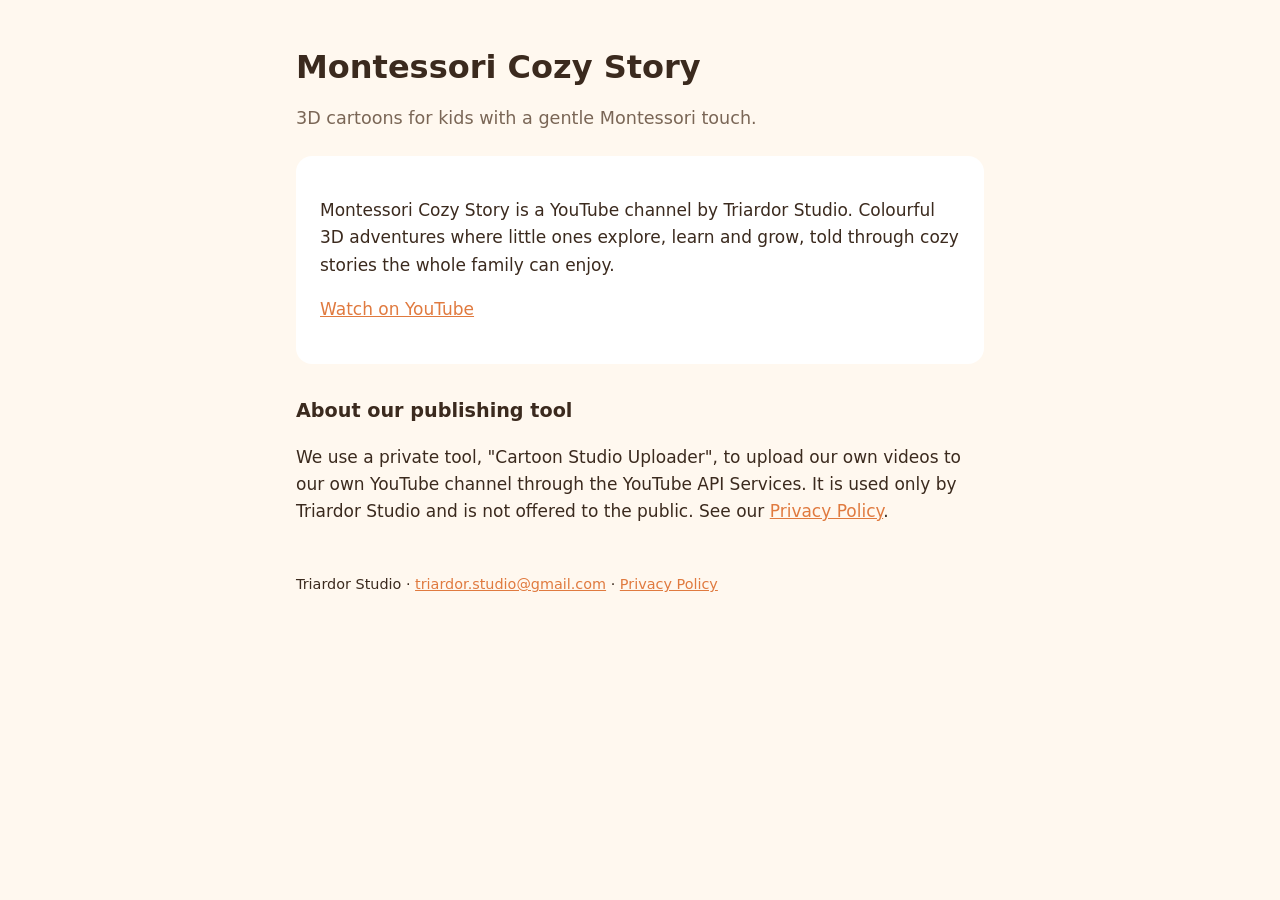
<file: index.html>
<!doctype html>
<html lang="en">
<head>
<meta charset="utf-8">
<meta name="viewport" content="width=device-width,initial-scale=1">
<title>Montessori Cozy Story</title>
<meta name="description" content="3D cartoons for kids with a gentle Montessori touch, by Triardor Studio.">
<link rel="stylesheet" href="style.css">
</head>
<body>
<main>
<h1>Montessori Cozy Story</h1>
<p class="lead">3D cartoons for kids with a gentle Montessori touch.</p>
<div class="card">
<p>Montessori Cozy Story is a YouTube channel by Triardor Studio. Colourful 3D adventures where little ones explore, learn and grow, told through cozy stories the whole family can enjoy.</p>
<p><a href="https://www.youtube.com/channel/UCAIbNZ53z0wIgzyLx2VULvQ">Watch on YouTube</a></p>
</div>
<h2>About our publishing tool</h2>
<p>We use a private tool, "Cartoon Studio Uploader", to upload our own videos to our own YouTube channel through the YouTube API Services. It is used only by Triardor Studio and is not offered to the public. See our <a href="privacy.html">Privacy Policy</a>.</p>
<footer>
<p>Triardor Studio · <a href="mailto:triardor.studio@gmail.com">triardor.studio@gmail.com</a> · <a href="privacy.html">Privacy Policy</a></p>
</footer>
</main>
</body>
</html>
</file>
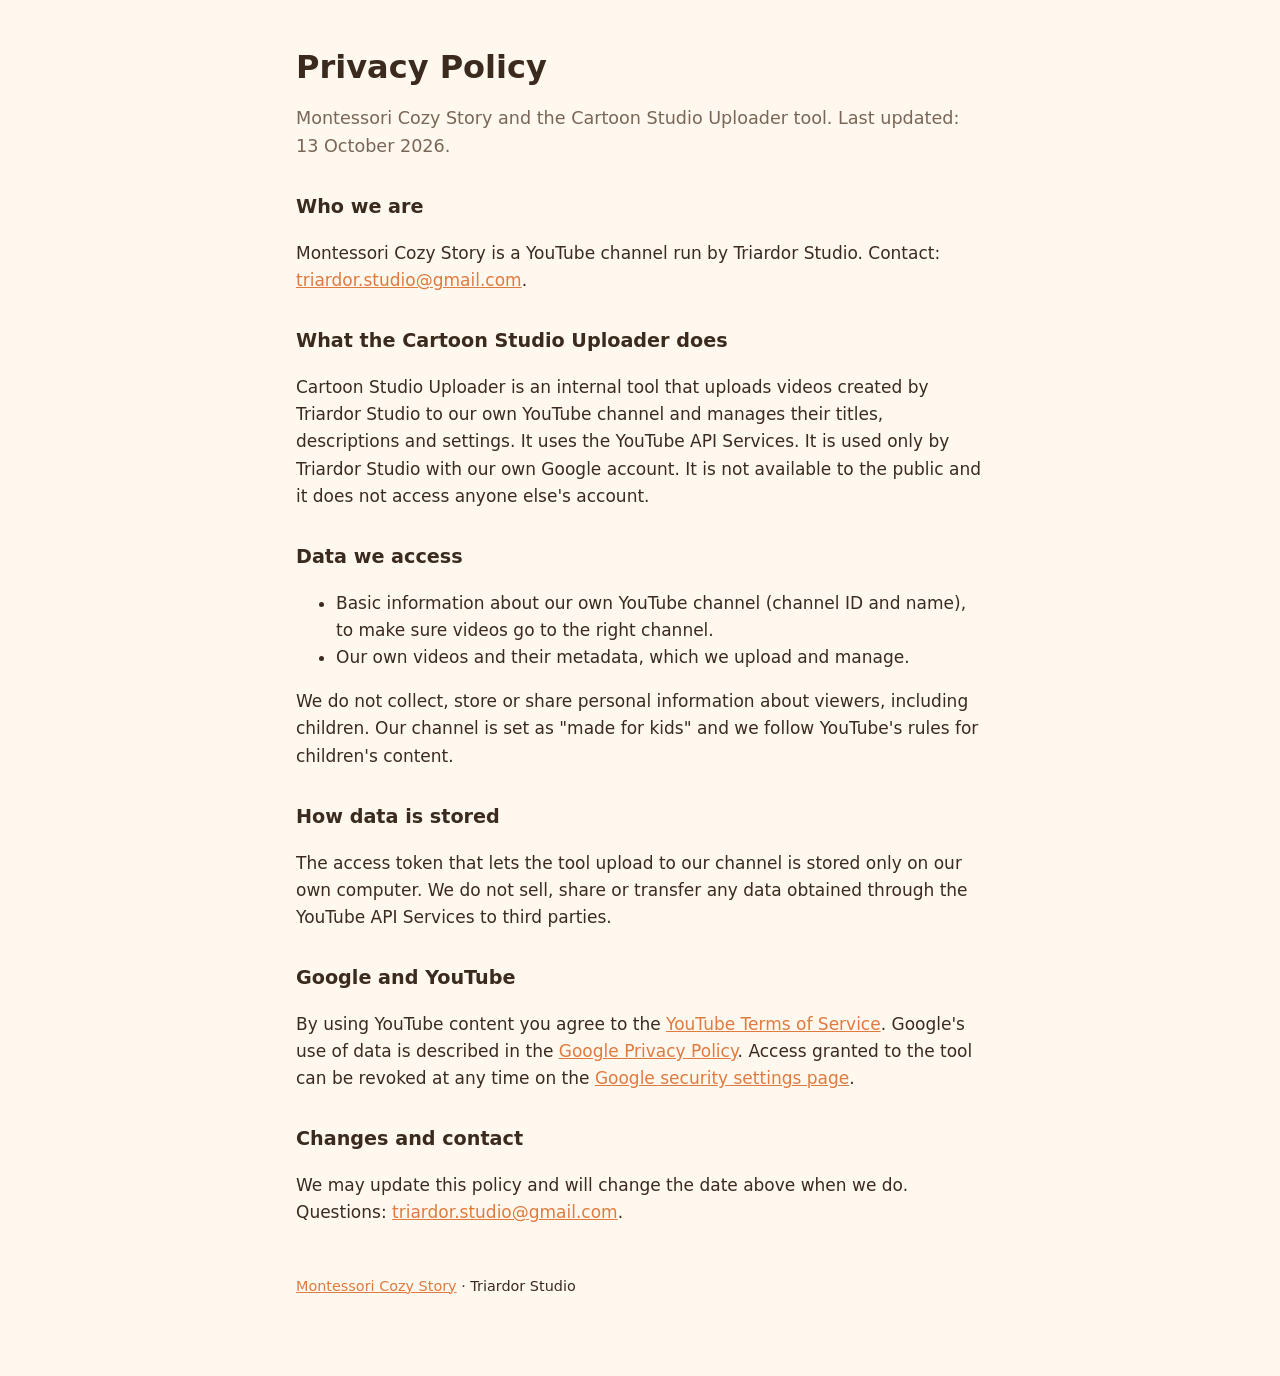
<file: privacy.html>
<!doctype html>
<html lang="en">
<head>
<meta charset="utf-8">
<meta name="viewport" content="width=device-width,initial-scale=1">
<title>Privacy Policy – Montessori Cozy Story</title>
<link rel="stylesheet" href="style.css">
</head>
<body>
<main>
<h1>Privacy Policy</h1>
<p class="lead">Montessori Cozy Story and the Cartoon Studio Uploader tool. Last updated: 13 October 2026.</p>

<h2>Who we are</h2>
<p>Montessori Cozy Story is a YouTube channel run by Triardor Studio. Contact: <a href="mailto:triardor.studio@gmail.com">triardor.studio@gmail.com</a>.</p>

<h2>What the Cartoon Studio Uploader does</h2>
<p>Cartoon Studio Uploader is an internal tool that uploads videos created by Triardor Studio to our own YouTube channel and manages their titles, descriptions and settings. It uses the YouTube API Services. It is used only by Triardor Studio with our own Google account. It is not available to the public and it does not access anyone else's account.</p>

<h2>Data we access</h2>
<ul>
<li>Basic information about our own YouTube channel (channel ID and name), to make sure videos go to the right channel.</li>
<li>Our own videos and their metadata, which we upload and manage.</li>
</ul>
<p>We do not collect, store or share personal information about viewers, including children. Our channel is set as "made for kids" and we follow YouTube's rules for children's content.</p>

<h2>How data is stored</h2>
<p>The access token that lets the tool upload to our channel is stored only on our own computer. We do not sell, share or transfer any data obtained through the YouTube API Services to third parties.</p>

<h2>Google and YouTube</h2>
<p>By using YouTube content you agree to the <a href="https://www.youtube.com/t/terms">YouTube Terms of Service</a>. Google's use of data is described in the <a href="https://policies.google.com/privacy">Google Privacy Policy</a>. Access granted to the tool can be revoked at any time on the <a href="https://myaccount.google.com/connections">Google security settings page</a>.</p>

<h2>Changes and contact</h2>
<p>We may update this policy and will change the date above when we do. Questions: <a href="mailto:triardor.studio@gmail.com">triardor.studio@gmail.com</a>.</p>

<footer><p><a href="index.html">Montessori Cozy Story</a> · Triardor Studio</p></footer>
</main>
</body>
</html>
</file>
<file: style.css>
:root{--bg:#fff8ef;--ink:#3b2a1e;--muted:#7a6656;--accent:#e07a3f;--card:#ffffff}
@media (prefers-color-scheme:dark){:root{--bg:#1f1814;--ink:#f6ebe0;--muted:#c4b2a2;--accent:#f0965f;--card:#2a211b}}
*{box-sizing:border-box}
body{margin:0;background:var(--bg);color:var(--ink);font:17px/1.6 system-ui,-apple-system,"Segoe UI",Roboto,sans-serif}
main{max-width:720px;margin:0 auto;padding:48px 16px 64px}
h1{font-size:2rem;line-height:1.2;margin:0 0 8px}
h2{font-size:1.2rem;margin:32px 0 8px}
p,li{color:var(--ink)}
.lead{color:var(--muted);font-size:1.1rem}
.card{background:var(--card);border-radius:16px;padding:24px;margin-top:24px}
a{color:var(--accent)}
footer{margin-top:48px;color:var(--muted);font-size:.9rem}
</file>
